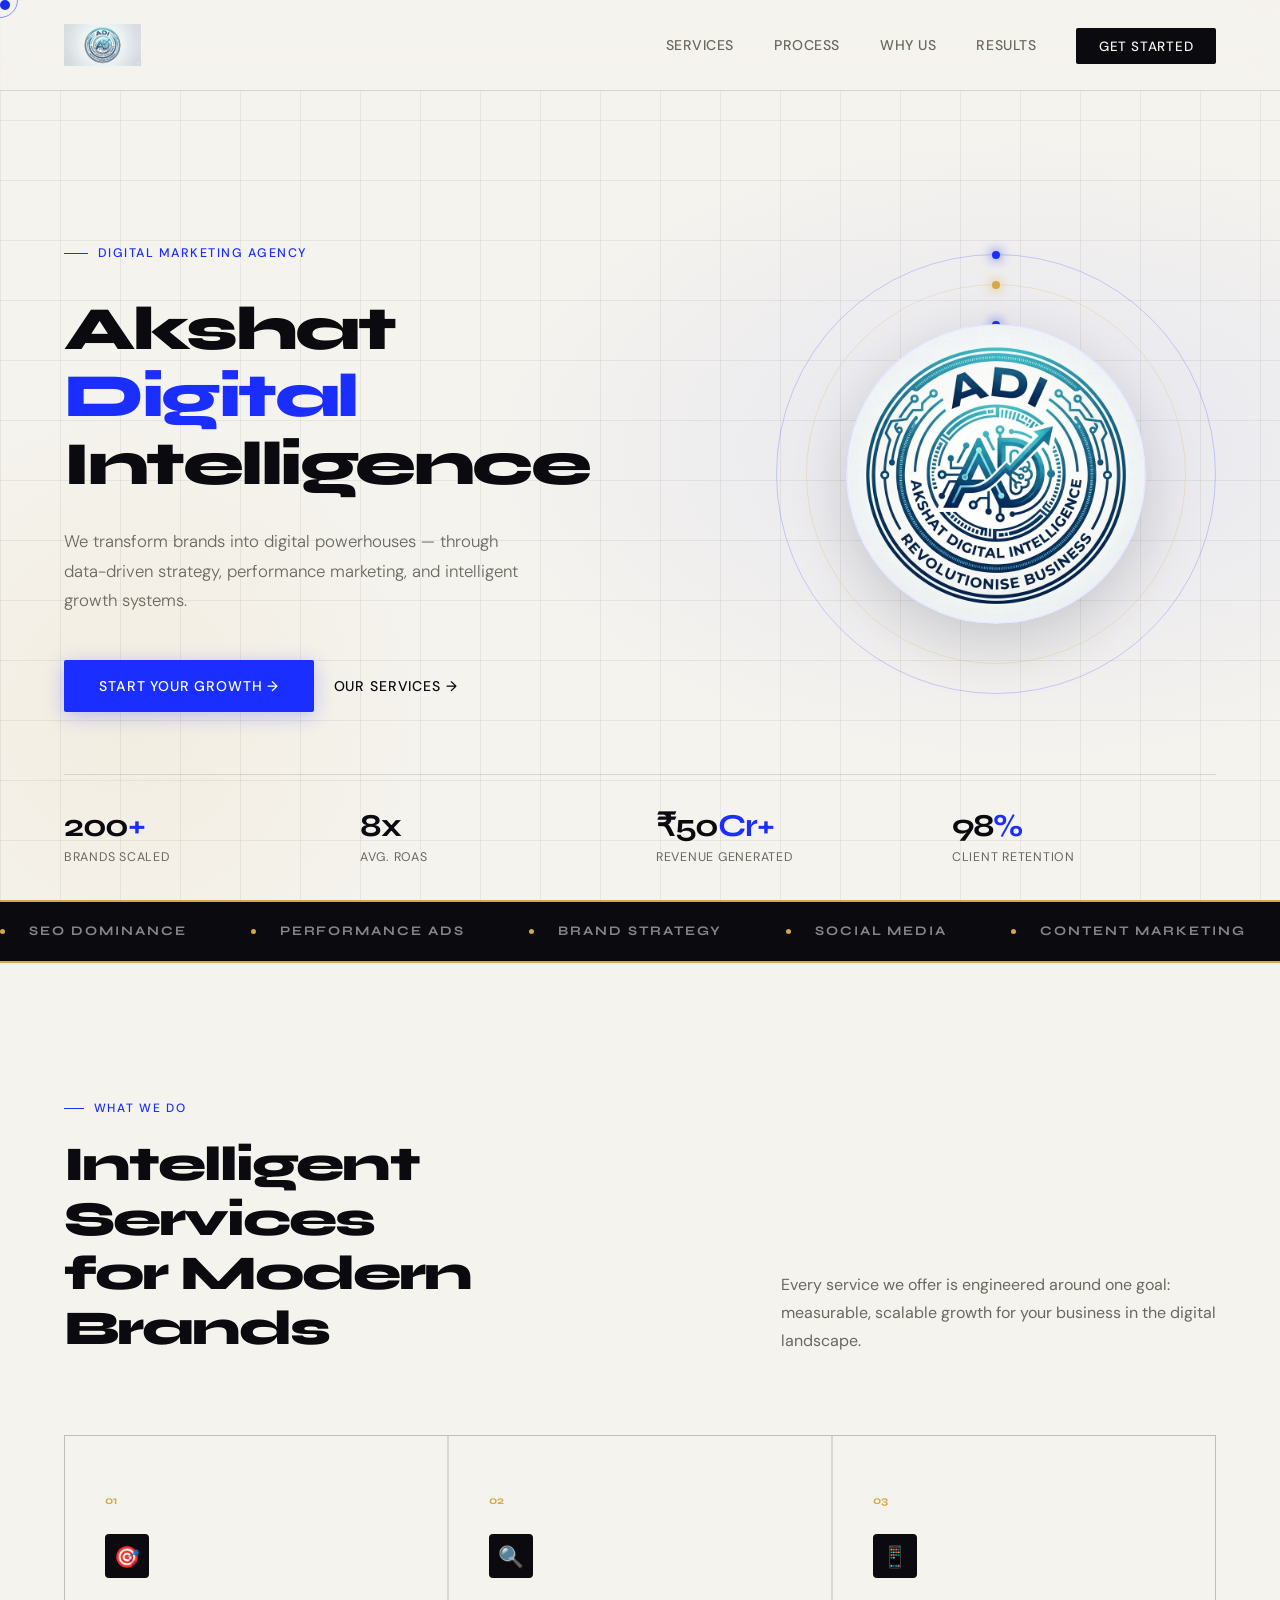
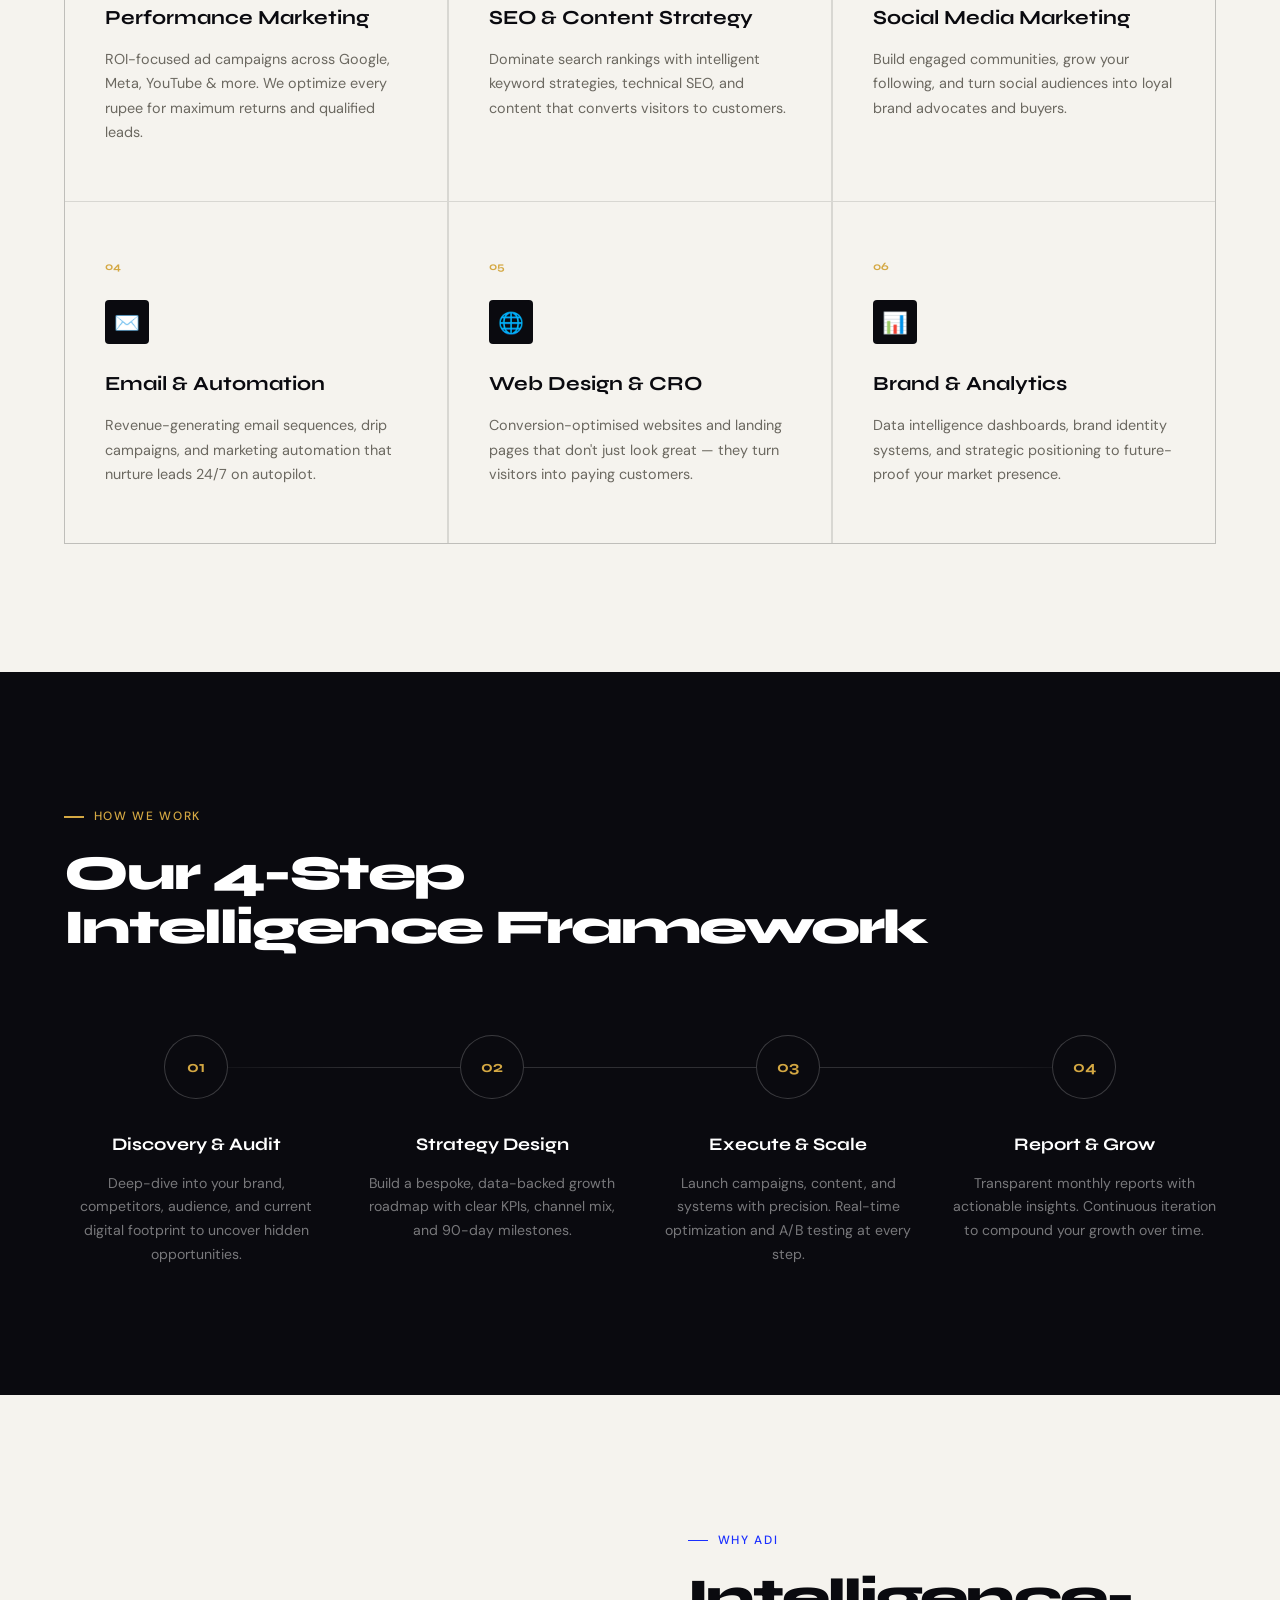
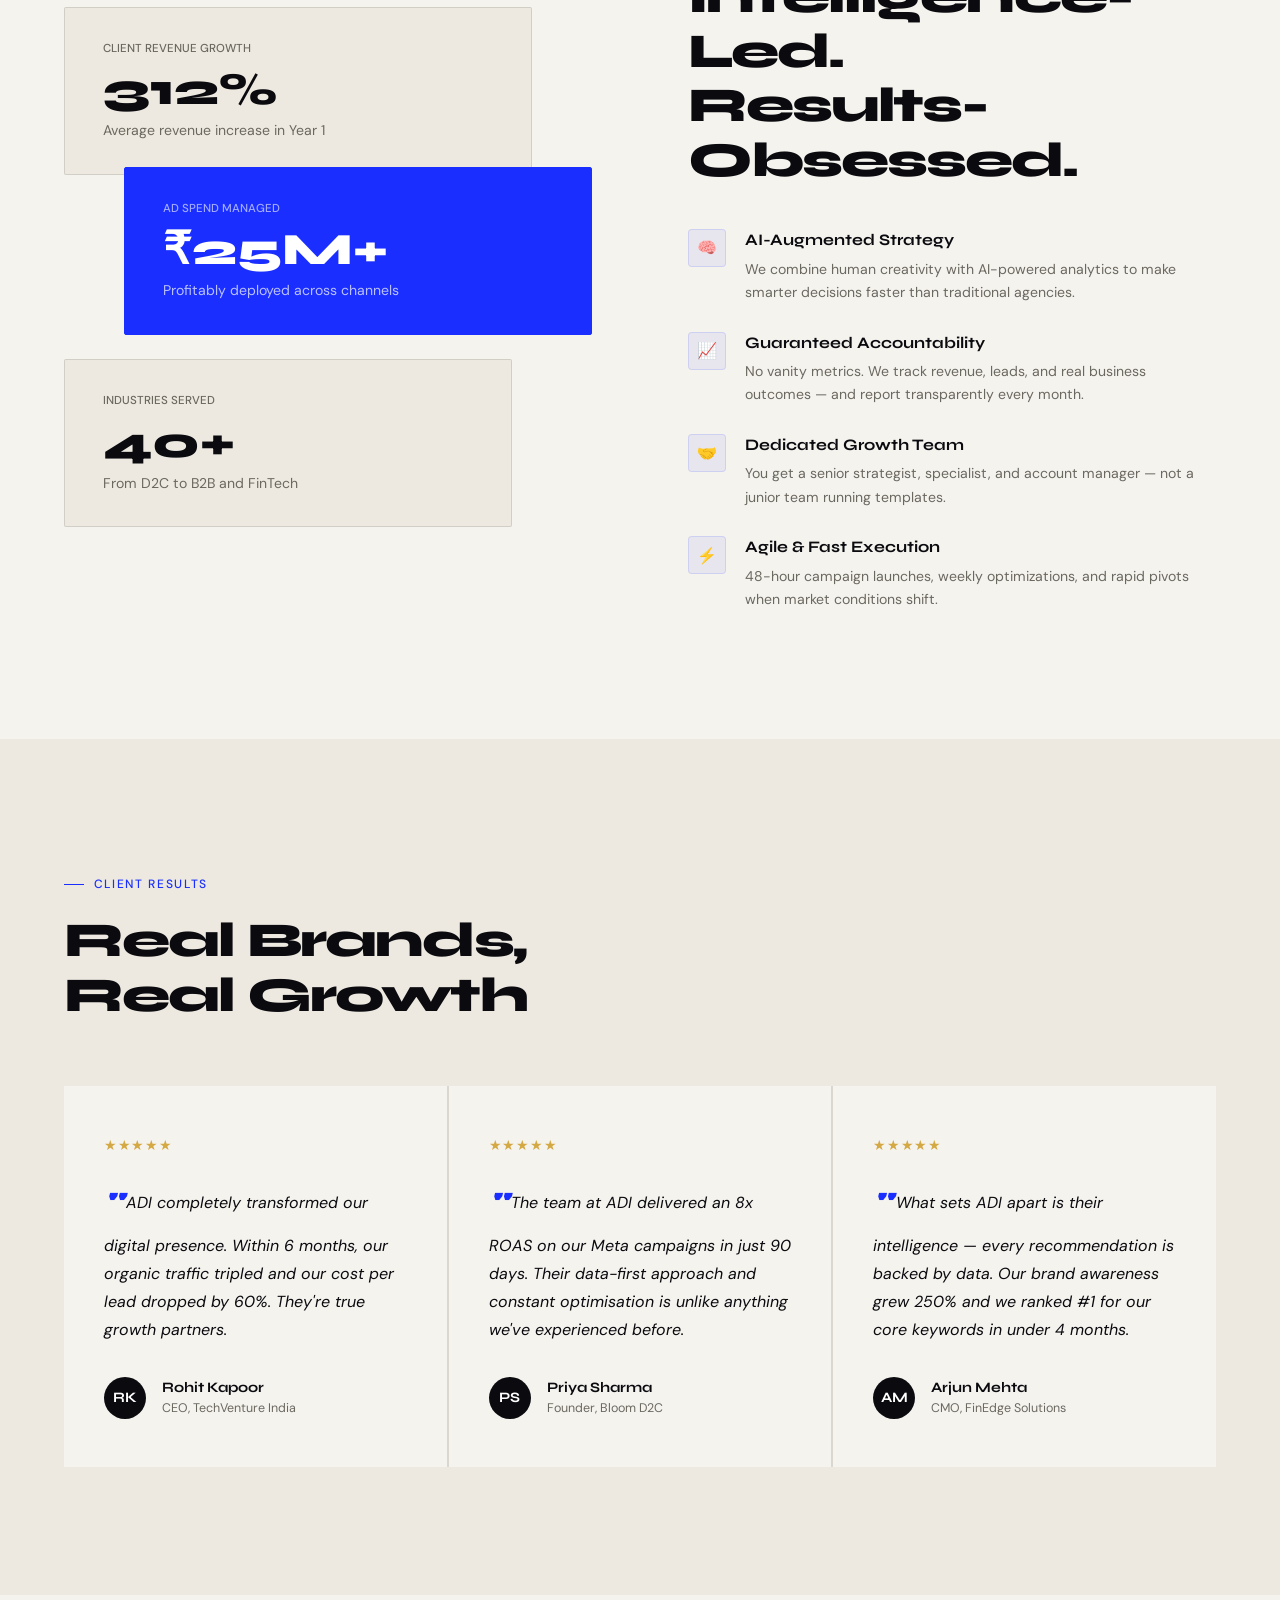
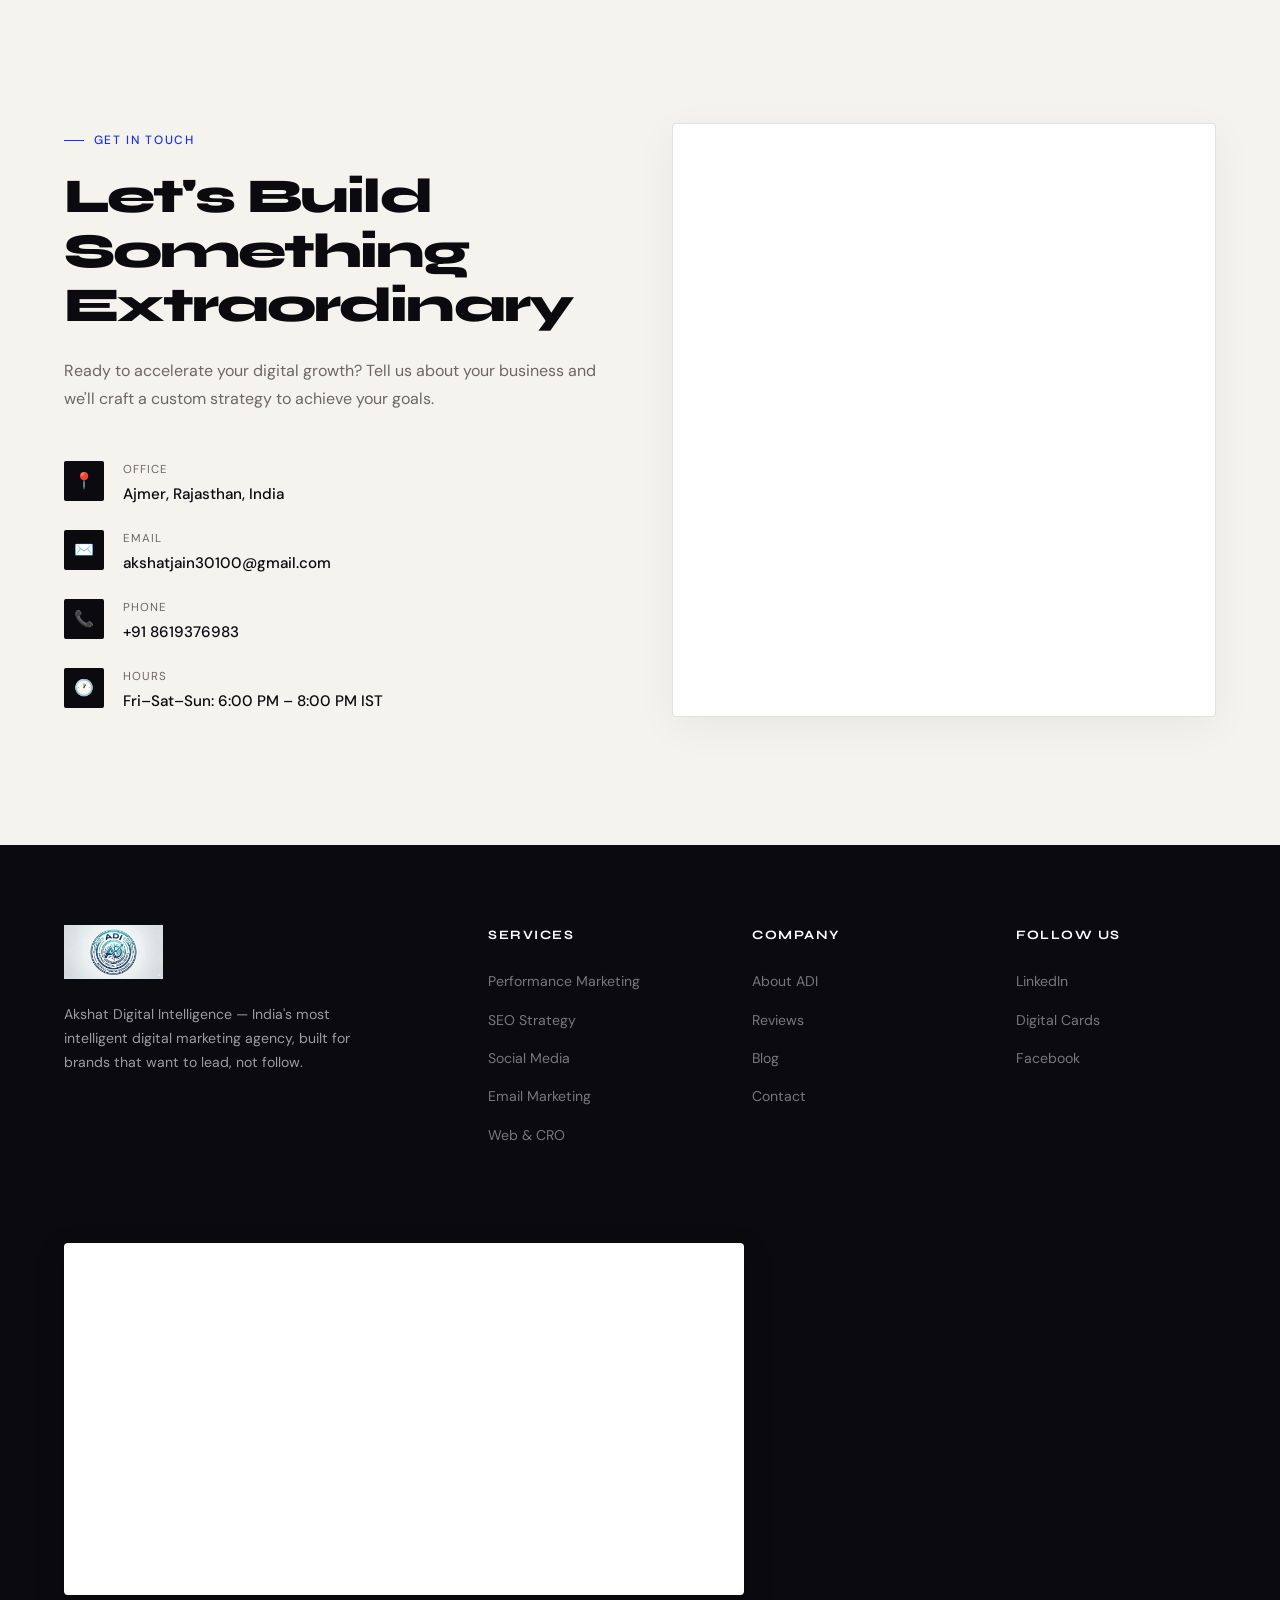
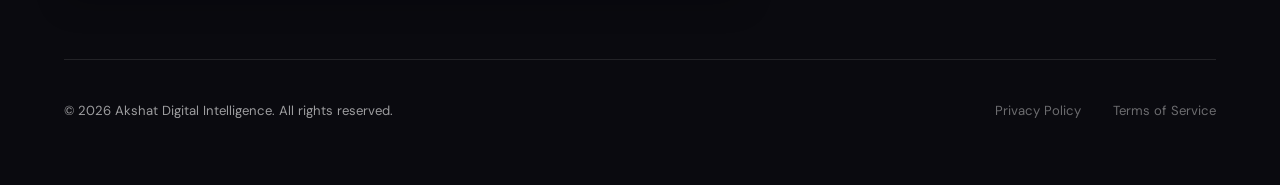
<file: index.html>
<!DOCTYPE html>
<html lang="en">
<head>
<meta charset="UTF-8">
<meta name="viewport" content="width=device-width, initial-scale=1.0">
<title>ADI — Akshat Digital Intelligence</title>
<link rel="preconnect" href="https://fonts.googleapis.com">
<link href="https://fonts.googleapis.com/css2?family=Syne:wght=400;600;700;800&family=DM+Sans:ital,opsz,wght=0,9..40,300;0,9..40,400;0,9..40,500;1,9..40,300&display=swap" rel="stylesheet">
<style>
  :root {
    --ink: #0a0a0f;
    --paper: #f5f3ee;
    --cream: #ede9e0;
    --gold: #d4a843;
    --gold-light: #f0c96b;
    --blue: #1a2fff;
    --blue-dark: #0d1acc;
    --muted: #6b6860;
    --border: rgba(10,10,15,0.12);
  }

  *, *::before, *::after { box-sizing: border-box; margin: 0; padding: 0; }

  html { scroll-behavior: smooth; }

  body {
    background: var(--paper);
    color: var(--ink);
    font-family: 'DM Sans', sans-serif;
    font-size: 16px;
    line-height: 1.6;
    overflow-x: hidden;
  }

  /* ── DESKTOP INTERACTION CURSOR ── */
  .cursor {
    width: 10px; height: 10px;
    background: var(--blue);
    border-radius: 50%;
    position: fixed; top: 0; left: 0;
    pointer-events: none;
    z-index: 9999;
    transition: transform 0.15s ease, background 0.2s;
    mix-blend-mode: multiply;
  }
  .cursor-ring {
    width: 36px; height: 36px;
    border: 1.5px solid var(--blue);
    border-radius: 50%;
    position: fixed; top: 0; left: 0;
    pointer-events: none;
    z-index: 9998;
    transition: transform 0.35s ease, border-color 0.2s;
    opacity: 0.5;
  }

  /* ── UNIFIED NAVIGATION ── */
  nav {
    position: fixed; top: 0; left: 0; right: 0; z-index: 100;
    display: flex; align-items: center; justify-content: space-between;
    padding: 1.5rem 4rem;
    background: rgba(245,243,238,0.85);
    -webkit-backdrop-filter: blur(12px);
    backdrop-filter: blur(12px);
    border-bottom: 1px solid var(--border);
    transition: padding 0.3s;
  }

  .nav-logo {
    display: flex;
    align-items: center;
    text-decoration: none;
    z-index: 102;
  }
  
  .nav-logo img {
    height: 42px;
    width: auto;
    object-fit: contain;
    transition: transform 0.3s ease;
  }

  .nav-logo:hover img {
    transform: scale(1.05);
  }

  .nav-links {
    display: flex; gap: 2.5rem; list-style: none;
    align-items: center;
  }
  .nav-links a {
    font-size: 0.88rem;
    font-weight: 500;
    letter-spacing: 0.04em;
    text-transform: uppercase;
    color: var(--muted);
    text-decoration: none;
    position: relative;
    transition: color 0.2s;
  }
  .nav-links a::after {
    content: ''; position: absolute; bottom: -3px; left: 0; right: 0;
    height: 1.5px; background: var(--blue);
    transform: scaleX(0); transform-origin: left;
    transition: transform 0.3s ease;
  }
  .nav-links a:hover { color: var(--ink); }
  .nav-links a:hover::after { transform: scaleX(1); }

  .nav-cta {
    background: var(--ink);
    color: var(--paper) !important;
    padding: 0.6rem 1.4rem;
    border-radius: 2px;
    font-size: 0.84rem !important;
    font-weight: 500 !important;
    letter-spacing: 0.06em !important;
    text-transform: uppercase !important;
    text-decoration: none;
    transition: background 0.2s, transform 0.15s !important;
  }
  .nav-cta:hover { background: var(--blue) !important; transform: translateY(-1px); }
  .nav-cta::after { display: none !important; }

  /* Responsive Mobile Trigger Drawer Button */
  .menu-toggle {
    display: none;
    flex-direction: column;
    gap: 6px;
    background: none;
    border: none;
    cursor: pointer;
    z-index: 102;
    padding: 4px;
  }
  .menu-toggle span {
    display: block;
    width: 26px;
    height: 2px;
    background: var(--ink);
    transition: transform 0.3s, opacity 0.3s;
  }

  /* ── HERO VIEW ── */
  .hero {
    min-height: 100vh;
    display: grid;
    grid-template-columns: 1.1fr 0.9fr;
    align-items: center;
    padding: 11rem 4rem 8rem;
    position: relative;
    overflow: hidden;
  }

  .hero-bg {
    position: absolute; inset: 0;
    background:
      radial-gradient(ellipse 60% 50% at 80% 50%, rgba(26,47,255,0.07) 0%, transparent 70%),
      radial-gradient(ellipse 40% 60% at 10% 80%, rgba(212,168,67,0.08) 0%, transparent 60%);
    pointer-events: none;
  }

  .hero-grid {
    position: absolute; inset: 0;
    background-image: linear-gradient(var(--border) 1px, transparent 1px),
                      linear-gradient(90deg, var(--border) 1px, transparent 1px);
    background-size: 60px 60px;
    opacity: 0.5;
    pointer-events: none;
  }

  .hero-left { position: relative; z-index: 2; }

  .hero-eyebrow {
    display: inline-flex; align-items: center; gap: 0.6rem;
    font-size: 0.78rem; font-weight: 500; letter-spacing: 0.12em;
    text-transform: uppercase; color: var(--blue);
    margin-bottom: 2rem;
    opacity: 0; animation: fadeUp 0.7s 0.2s forwards;
  }
  .hero-eyebrow::before {
    content: ''; display: block;
    width: 24px; height: 1.5px; background: var(--blue);
  }

  .hero-title {
    font-family: 'Syne', sans-serif;
    font-weight: 800;
    font-size: clamp(2.5rem, 4.8vw, 5.2rem);
    line-height: 1.1;
    letter-spacing: -0.04em;
    color: var(--ink);
    margin-bottom: 1.8rem;
    opacity: 0; animation: fadeUp 0.7s 0.35s forwards;
  }
  .hero-title .accent { color: var(--blue); display: block; }

  .hero-sub {
    font-size: 1.05rem;
    font-weight: 300;
    color: var(--muted);
    max-width: 480px;
    line-height: 1.75;
    margin-bottom: 2.8rem;
    opacity: 0; animation: fadeUp 0.7s 0.5s forwards;
  }

  .hero-actions {
    display: flex; flex-wrap: wrap; gap: 1.2rem; align-items: center;
    opacity: 0; animation: fadeUp 0.7s 0.65s forwards;
  }

  .btn-primary {
    background: var(--blue);
    color: #fff;
    padding: 0.9rem 2.2rem;
    border-radius: 2px;
    font-size: 0.88rem;
    font-weight: 500;
    letter-spacing: 0.06em;
    text-transform: uppercase;
    text-decoration: none;
    display: inline-block;
    transition: background 0.2s, transform 0.15s, box-shadow 0.2s;
    box-shadow: 0 4px 20px rgba(26,47,255,0.25);
  }
  .btn-primary:hover {
    background: var(--blue-dark);
    transform: translateY(-2px);
    box-shadow: 0 8px 30px rgba(26,47,255,0.35);
  }

  .btn-ghost {
    color: var(--ink);
    font-size: 0.88rem;
    font-weight: 500;
    letter-spacing: 0.06em;
    text-transform: uppercase;
    text-decoration: none;
    display: inline-flex; align-items: center; gap: 0.5rem;
    transition: gap 0.2s, color 0.2s;
  }
  .btn-ghost:hover { color: var(--blue); gap: 0.8rem; }

  .hero-right {
    position: relative; z-index: 2;
    display: flex; justify-content: flex-end; align-items: center;
    opacity: 0; animation: fadeIn 1s 0.7s forwards;
  }

  .hero-visual {
    width: min(440px, 100%);
    aspect-ratio: 1/1;
    position: relative;
  }

  .visual-ring {
    position: absolute; border-radius: 50%;
    border: 1px solid rgba(26,47,255,0.2);
    animation: spin linear infinite;
  }
  .ring-1 { inset: 0; animation-duration: 30s; }
  .ring-2 { inset: 30px; animation-duration: 22s; animation-direction: reverse; border-color: rgba(212,168,67,0.2); }
  .ring-3 { inset: 70px; animation-duration: 16s; }

  .ring-dot {
    width: 8px; height: 8px; border-radius: 50%;
    background: var(--blue);
    position: absolute; top: -4px; left: 50%;
    transform: translateX(-50%);
    box-shadow: 0 0 12px var(--blue);
  }
  .ring-2 .ring-dot { background: var(--gold); box-shadow: 0 0 12px var(--gold); }

  .visual-center {
    position: absolute; inset: 16%;
    background: #fff;
    border-radius: 50%;
    display: flex; align-items: center; justify-content: center;
    box-shadow: 0 20px 60px rgba(10,10,15,0.15);
    border: 2px solid rgba(26,47,255,0.1);
    overflow: hidden;
  }
  
  .visual-center img {
    width: 104%;
    height: 104%;
    object-fit: cover;
  }

  .hero-stats {
    position: absolute; bottom: 2rem; left: 4rem; right: 4rem;
    display: grid; grid-template-columns: repeat(4, 1fr); gap: 2rem;
    border-top: 1px solid var(--border);
    padding-top: 2rem;
    opacity: 0; animation: fadeUp 0.7s 1s forwards;
  }
  .stat-num {
    font-family: 'Syne', sans-serif;
    font-weight: 700;
    font-size: clamp(1.6rem, 2.5vw, 2.4rem);
    color: var(--ink);
    letter-spacing: -0.04em;
    line-height: 1.2;
  }
  .stat-num .plus { color: var(--blue); }
  .stat-label {
    font-size: 0.78rem; color: var(--muted);
    letter-spacing: 0.06em; text-transform: uppercase;
    margin-top: 0.15rem;
  }

  /* ── CONTINUOUS MARQUEE TAPE ── */
  .marquee-section {
    background: var(--ink); padding: 1.2rem 0; overflow: hidden;
    border-top: 2px solid var(--gold); border-bottom: 2px solid var(--gold);
  }
  .marquee-track {
    display: flex; gap: 4rem; animation: marquee 25s linear infinite;
    white-space: nowrap; width: max-content;
  }
  .marquee-item {
    font-family: 'Syne', sans-serif; font-weight: 700; font-size: 0.82rem;
    letter-spacing: 0.15em; text-transform: uppercase;
    color: rgba(255,255,255,0.5); display: flex; align-items: center; gap: 1.5rem;
  }
  .marquee-item .dot { width: 5px; height: 5px; border-radius: 50%; background: var(--gold); }

  /* ── SERVICE MATRIX ── */
  .services { padding: 8rem 4rem; }
  .section-label {
    display: inline-flex; align-items: center; gap: 0.6rem;
    font-size: 0.75rem; font-weight: 500; letter-spacing: 0.14em;
    text-transform: uppercase; color: var(--blue); margin-bottom: 1.2rem;
  }
  .section-label::before { content: ''; width: 20px; height: 1.5px; background: var(--blue); }
  
  .section-title {
    font-family: 'Syne', sans-serif; font-weight: 800;
    font-size: clamp(2.2rem, 3.8vw, 3.8rem);
    letter-spacing: -0.04em; line-height: 1.12;
  }

  .services-header {
    display: grid; grid-template-columns: 1.2fr 0.8fr; gap: 4rem;
    align-items: end; margin-bottom: 5rem;
  }
  .services-intro { font-size: 1rem; color: var(--muted); line-height: 1.75; }

  .services-grid {
    display: grid; grid-template-columns: repeat(3, 1fr);
    gap: 1.5px; background: var(--border); border: 1.5px solid var(--border);
  }
  .service-card {
    background: var(--paper); padding: 3.5rem 2.5rem;
    position: relative; overflow: hidden; transition: background 0.3s;
  }
  .service-card::before {
    content: ''; position: absolute; top: 0; left: 0; right: 0; height: 3px;
    background: var(--blue); transform: scaleX(0); transform-origin: left;
    transition: transform 0.4s ease;
  }
  .service-card:hover { background: var(--cream); }
  .service-card:hover::before { transform: scaleX(1); }

  .service-num { font-family: 'Syne', sans-serif; font-size: 0.7rem; font-weight: 700; color: var(--gold); margin-bottom: 1.5rem; }
  .service-icon {
    width: 44px; height: 44px; background: var(--ink); border-radius: 4px;
    display: flex; align-items: center; justify-content: center;
    margin-bottom: 1.5rem; font-size: 1.3rem; transition: background 0.3s;
  }
  .service-card:hover .service-icon { background: var(--blue); }
  .service-name { font-family: 'Syne', sans-serif; font-weight: 700; font-size: 1.25rem; margin-bottom: 0.8rem; }
  .service-desc { font-size: 0.9rem; color: var(--muted); line-height: 1.7; }

  /* ── OPERATIONS FRAMEWORK ── */
  .process { background: var(--ink); padding: 8rem 4rem; color: #fff; }
  .process .section-label { color: var(--gold); }
  .process .section-label::before { background: var(--gold); }
  
  .process-steps {
    display: grid; grid-template-columns: repeat(4, 1fr);
    gap: 2rem; margin-top: 5rem; position: relative;
  }
  .process-steps::before {
    content: ''; position: absolute; top: 2rem; left: 10%; right: 10%; height: 1px;
    background: linear-gradient(90deg, transparent, rgba(255,255,255,0.15) 20%, rgba(255,255,255,0.15) 80%, transparent);
  }
  .process-step { text-align: center; position: relative; }
  .step-num {
    width: 4rem; height: 4rem; border: 1px solid rgba(255,255,255,0.2);
    border-radius: 50%; display: flex; align-items: center; justify-content: center;
    margin: 0 auto 2rem; font-family: 'Syne', sans-serif; font-weight: 700;
    color: var(--gold); background: var(--ink); z-index: 1; position: relative;
    transition: background 0.3s, border-color 0.3s, color 0.3s;
  }
  .process-step:hover .step-num { background: var(--blue); border-color: var(--blue); color: #fff; }
  .step-title { font-family: 'Syne', sans-serif; font-weight: 700; font-size: 1.1rem; margin-bottom: 0.8rem; }
  .step-desc { font-size: 0.88rem; color: rgba(255,255,255,0.45); line-height: 1.7; }

  /* ── VALUE MATRIX ── */
  .why { padding: 8rem 4rem; display: grid; grid-template-columns: 1fr 1fr; gap: 6rem; align-items: center; }
  .why-visual { position: relative; height: 520px; }
  .why-box { position: absolute; background: var(--cream); border: 1.5px solid var(--border); padding: 2rem 2.4rem; border-radius: 2px; }
  .why-box-1 { top: 0; left: 0; right: 60px; }
  .why-box-2 { top: 160px; left: 60px; right: 0; background: var(--blue); color: #fff; border-color: var(--blue); }
  .why-box-3 { bottom: 0; left: 0; right: 80px; }
  .why-box-label { font-size: 0.72rem; font-weight: 500; text-transform: uppercase; color: var(--muted); margin-bottom: 0.6rem; }
  .why-box-2 .why-box-label { color: rgba(255,255,255,0.6); }
  .why-box-num { font-family: 'Syne', sans-serif; font-weight: 800; font-size: 2.8rem; line-height: 1; color: var(--ink); margin-bottom: 0.4rem; }
  .why-box-2 .why-box-num { color: #fff; }
  .why-box-text { font-size: 0.88rem; color: var(--muted); }
  .why-box-2 .why-box-text { color: rgba(255,255,255,0.7); }

  .why-content .section-title { margin-bottom: 2.5rem; }
  .why-points { list-style: none; display: flex; flex-direction: column; gap: 1.6rem; }
  .why-point { display: flex; gap: 1.2rem; align-items: flex-start; }
  .wp-icon {
    width: 38px; height: 38px; flex-shrink: 0; background: rgba(26,47,255,0.06);
    border: 1px solid rgba(26,47,255,0.12); border-radius: 4px;
    display: flex; align-items: center; justify-content: center; font-size: 1rem; margin-top: 2px;
  }
  .wp-title { font-family: 'Syne', sans-serif; font-weight: 700; font-size: 1rem; margin-bottom: 0.3rem; }
  .wp-desc { font-size: 0.88rem; color: var(--muted); line-height: 1.65; }

  /* ── CASE RESULTS ── */
  .testimonials { background: var(--cream); padding: 8rem 4rem; }
  .testimonials-header { margin-bottom: 4rem; }
  .testimonials-grid { display: grid; grid-template-columns: repeat(3, 1fr); gap: 2px; background: rgba(10,10,15,0.08); }
  .testimonial-card { background: var(--paper); padding: 3rem 2.5rem; }
  .t-stars { color: var(--gold); font-size: 0.9rem; margin-bottom: 1.2rem; letter-spacing: 0.05em; }
  .t-quote { font-size: 1rem; line-height: 1.75; color: var(--ink); margin-bottom: 2rem; font-style: italic; }
  .t-quote::before { content: '"'; font-size: 2rem; color: var(--blue); vertical-align: -0.4rem; margin-right: 0.2rem; font-family: 'Syne', sans-serif; font-weight: 800; }
  .t-author { display: flex; align-items: center; gap: 1rem; }
  .t-avatar {
    width: 42px; height: 42px; border-radius: 50%; background: var(--ink);
    display: flex; align-items: center; justify-content: center;
    font-family: 'Syne', sans-serif; font-weight: 700; font-size: 0.9rem; color: #fff;
  }
  .t-name { font-family: 'Syne', sans-serif; font-weight: 700; font-size: 0.9rem; }
  .t-role { font-size: 0.78rem; color: var(--muted); }

  /* ── OUTREACH HUB (UPDATED FOR TWO-COLUMN GRID Layout) ── */
  .contact { 
    padding: 8rem 4rem; 
    display: grid; 
    grid-template-columns: 1fr 1fr; 
    gap: 4rem; 
    align-items: start; 
  }
  .contact-info .section-title { margin-bottom: 1.5rem; }
  .contact-desc { font-size: 1rem; color: var(--muted); line-height: 1.75; margin-bottom: 3rem; }
  .contact-details { display: flex; flex-direction: column; gap: 1.5rem; }
  .contact-detail { display: flex; gap: 1.2rem; align-items: flex-start; }
  .cd-icon { width: 40px; height: 40px; background: var(--ink); border-radius: 2px; display: flex; align-items: center; justify-content: center; color: #fff; flex-shrink: 0; }
  .cd-label { font-size: 0.72rem; text-transform: uppercase; letter-spacing: 0.08em; color: var(--muted); margin-bottom: 0.15rem; }
  .cd-value { font-size: 0.95rem; font-weight: 500; }
  
  /* Container to frame the form nicely on the right side */
  .contact-form {
    background: #fff;
    padding: 1rem;
    border-radius: 4px;
    box-shadow: 0 10px 40px rgba(10,10,15,0.05);
    border: 1px solid var(--border);
    width: 100%;
    opacity: 0; 
    animation: fadeIn 1s 0.7s forwards;
  }

  /* ── BRAND FOOTER ── */
  footer { background: var(--ink); color: rgba(255,255,255,0.6); padding: 5rem 4rem 4rem; }
  .footer-top { display: grid; grid-template-columns: 1.8fr 1fr 1fr 1fr; gap: 4rem; padding-bottom: 4rem; border-bottom: 1px solid rgba(255,255,255,0.1); }
  
  .footer-brand .nav-logo {
    margin-bottom: 1.5rem;
  }
  .footer-brand .nav-logo img {
    height: 54px;
  }
  .footer-brand p { font-size: 0.88rem; line-height: 1.7; max-width: 300px; }
  
  .footer-col-title { font-family: 'Syne', sans-serif; font-weight: 700; font-size: 0.8rem; letter-spacing: 0.12em; text-transform: uppercase; color: #fff; margin-bottom: 1.4rem; }
  .footer-col ul { list-style: none; display: flex; flex-direction: column; gap: 0.8rem; }
  .footer-col a { color: rgba(255,255,255,0.45); text-decoration: none; font-size: 0.88rem; transition: color 0.2s; }
  .footer-col a:hover { color: var(--gold); }

  .map-container { grid-column: 1 / -1; margin-top: 2rem; }
  .map-box { background: #fff; padding: 12px; border-radius: 4px; box-shadow: 0 10px 30px rgba(0,0,0,0.2); max-width: 680px; width: 100%; }

  .footer-bottom { display: flex; justify-content: space-between; align-items: center; padding-top: 2.5rem; font-size: 0.82rem; }
  .flex-container { display: flex; gap: 2rem; }
  .flex-container a { color: rgba(255,255,255,0.4); text-decoration: none; transition: color 0.2s; }
  .flex-container a:hover { color: var(--gold); }

  /* ── SYSTEM ANIMATIONS ── */
  @keyframes fadeUp { from { opacity: 0; transform: translateY(24px); } to { opacity: 1; transform: translateY(0); } }
  @keyframes fadeIn { from { opacity: 0; } to { opacity: 1; } }
  @keyframes spin { from { transform: rotate(0deg); } to { transform: rotate(360deg); } }
  @keyframes marquee { from { transform: translateX(0); } to { transform: translateX(-50%); } }

  .reveal { opacity: 0; transform: translateY(30px); transition: opacity 0.7s ease, transform 0.7s ease; }
  .reveal.visible { opacity: 1; transform: translateY(0); }

  /* ==========================================================================
     ── RESPONSIVE MEDIA QUERIES (DESKTOP BACKUP & MOBILE ENGINE) ──
     ========================================================================== */
  
  /* TABLET & LAPTOP CONFIGURATIONS */
  @media (max-width: 1024px) {
    nav { padding: 1.2rem 2.5rem; }
    
    .menu-toggle { display: flex; }
    .nav-links {
      position: fixed; top: 0; right: -100%; width: 300px; height: 100vh;
      background: var(--paper); border-left: 1px solid var(--border);
      flex-direction: column; align-items: flex-start; justify-content: flex-start;
      padding: 7rem 3rem 3rem; gap: 2.2rem; z-index: 101;
      transition: right 0.4s cubic-bezier(0.16, 1, 0.3, 1);
      box-shadow: -10px 0 40px rgba(10,10,15,0.06);
    }
    .nav-links.active { right: 0; }
    
    .menu-toggle.active span:nth-child(1) { transform: translateY(8px) rotate(45deg); }
    .menu-toggle.active span:nth-child(2) { opacity: 0; }
    .menu-toggle.active span:nth-child(3) { transform: translateY(-8px) rotate(-45deg); }

    .hero { padding: 9rem 2.5rem 5rem; grid-template-columns: 1fr; gap: 4rem; text-align: center; }
    .hero-eyebrow { justify-content: center; }
    .hero-sub { margin-left: auto; margin-right: auto; }
    .hero-actions { justify-content: center; }
    .hero-right { order: -1; justify-content: center; }
    .hero-visual { width: 320px; }
    .hero-stats { position: relative; bottom: 0; left: 0; right: 0; margin-top: 4rem; grid-template-columns: repeat(2, 1fr); gap: 2.5rem 1.5rem; text-align: left; }
    
    .services { padding: 6rem 2.5rem; }
    .services-header { grid-template-columns: 1fr; gap: 2rem; margin-bottom: 4rem; }
    .services-grid { grid-template-columns: repeat(2, 1fr); }
    
    .process { padding: 6rem 2.5rem; }
    .process-steps { grid-template-columns: repeat(2, 1fr); gap: 3.5rem 1.5rem; }
    .process-steps::before { display: none; }
    .process-step { text-align: left; }
    .step-num { margin-left: 0; }
    
    .why { padding: 6rem 2.5rem; grid-template-columns: 1fr; gap: 4rem; }
    .why-visual { height: 460px; max-width: 520px; width: 100%; margin: 0 auto; }
    .why-box-1 { right: 40px; }
    .why-box-2 { top: 140px; left: 40px; }
    .why-box-3 { right: 50px; }
    
    .testimonials { padding: 6rem 2.5rem; }
    .testimonials-grid { grid-template-columns: 1fr; gap: 1.5rem; background: none; }
    .testimonial-card { border: 1px solid var(--border); }
    
    .contact { padding: 6rem 2.5rem; grid-template-columns: 1fr; gap: 4rem; }
    footer { padding: 5rem 2.5rem 3rem; }
    .footer-top { grid-template-columns: repeat(2, 1fr); gap: 3rem 2rem; }
  }

  /* PORTRAIT SMARTPHONES & COMPACT MOBILE SCREENS */
  @media (max-width: 640px) {
    .cursor, .cursor-ring { display: none !important; }
    
    nav { padding: 1rem 1.5rem; }
    .nav-logo img { height: 34px; }
    .hero { padding: 7.5rem 1.2rem 4rem; gap: 3.5rem; }
    .hero-visual { width: 260px; }
    .hero-stats { grid-template-columns: repeat(2, 1fr); gap: 1.8rem 1rem; margin-top: 3rem; }
    
    .services { padding: 5rem 1.2rem; }
    .services-grid { grid-template-columns: 1fr; }
    .service-card { padding: 2.8rem 1.8rem; }
    
    .process { padding: 5rem 1.2rem; }
    .process-steps { grid-template-columns: 1fr; gap: 2.5rem; margin-top: 3.5rem; }
    .step-num { margin-bottom: 1.2rem; }
    
    .why { padding: 5rem 1.2rem; gap: 3.5rem; }
    .why-visual { height: 380px; }
    .why-box { padding: 1.2rem 1.5rem; }
    .why-box-1 { right: 20px; }
    .why-box-2 { top: 110px; left: 20px; right: 0; }
    .why-box-3 { right: 30px; }
    .why-box-num { font-size: 2.2rem; }
    
    .testimonials { padding: 5rem 1.2rem; }
    .testimonial-card { padding: 2rem 1.5rem; }
    
    .contact { padding: 5rem 1.2rem; gap: 3.5rem; }
    .contact-desc { margin-bottom: 2rem; }
    
    footer { padding: 4rem 1.2rem 2.5rem; }
    .footer-top { grid-template-columns: 1fr; gap: 2.5rem; }
    .footer-brand p { max-width: 100%; }
    .footer-brand .nav-logo img { height: 44px; }
    .map-box { padding: 6px; }
    
    .footer-bottom { flex-direction: column; gap: 1.5rem; text-align: center; }
    .flex-container { justify-content: center; gap: 1.5rem; }
  }
</style>
</head>
<body>

<div class="cursor" id="cursor"></div>
<div class="cursor-ring" id="cursorRing"></div>

<nav>
  <a href="#" class="nav-logo">
    <img src="Gemini_Generated_Image_69og7b69og7b69og.png" alt="Akshat Digital Intelligence Logo">
  </a>
  
  <button class="menu-toggle" id="menuToggle" aria-label="Toggle Navigation Tray">
    <span></span>
    <span></span>
    <span></span>
  </button>

  <ul class="nav-links" id="navLinks">
    <li><a href="#services">Services</a></li>
    <li><a href="#process">Process</a></li>
    <li><a href="#why">Why Us</a></li>
    <li><a href="#testimonials">Results</a></li>
    <li><a href="#contact" class="nav-cta">Get Started</a></li>
  </ul>
</nav>

<section class="hero" id="home">
  <div class="hero-bg"></div>
  <div class="hero-grid"></div>

  <div class="hero-left">
    <div class="hero-eyebrow">Digital Marketing Agency</div>
    <h1 class="hero-title">
      Akshat
      <span class="accent">Digital</span>
      Intelligence
    </h1>
    <p class="hero-sub">We transform brands into digital powerhouses — through data-driven strategy, performance marketing, and intelligent growth systems.</p>
    <div class="hero-actions">
      <a href="#contact" class="btn-primary">Start Your Growth →</a>
      <a href="#services" class="btn-ghost">Our Services →</a>
    </div>
  </div>

  <div class="hero-right">
    <div class="hero-visual">
      <div class="visual-ring ring-1"><div class="ring-dot"></div></div>
      <div class="visual-ring ring-2"><div class="ring-dot"></div></div>
      <div class="visual-ring ring-3"><div class="ring-dot"></div></div>
      <div class="visual-center">
        <img src="Gemini_Generated_Image_69og7b69og7b69og.png" alt="ADI Digital Insignia">
      </div>
    </div>
  </div>

  <div class="hero-stats">
    <div class="stat-item">
      <div class="stat-num">200<span class="plus">+</span></div>
      <div class="stat-label">Brands Scaled</div>
    </div>
    <div class="stat-item">
      <div class="stat-num">8x</div>
      <div class="stat-label">Avg. ROAS</div>
    </div>
    <div class="stat-item">
      <div class="stat-num">₹50<span class="plus">Cr+</span></div>
      <div class="stat-label">Revenue Generated</div>
    </div>
    <div class="stat-item">
      <div class="stat-num">98<span class="plus">%</span></div>
      <div class="stat-label">Client Retention</div>
    </div>
  </div>
</section>

<div class="marquee-section">
  <div class="marquee-track">
    <div class="marquee-item"><span class="dot"></span>SEO Dominance</div>
    <div class="marquee-item"><span class="dot"></span>Performance Ads</div>
    <div class="marquee-item"><span class="dot"></span>Brand Strategy</div>
    <div class="marquee-item"><span class="dot"></span>Social Media</div>
    <div class="marquee-item"><span class="dot"></span>Content Marketing</div>
    <div class="marquee-item"><span class="dot"></span>Email Automation</div>
    <div class="marquee-item"><span class="dot"></span>Growth Hacking</div>
    <div class="marquee-item"><span class="dot"></span>Data Analytics</div>
    <div class="marquee-item"><span class="dot"></span>Web Development</div>
    <div class="marquee-item"><span class="dot"></span>SEO Dominance</div>
    <div class="marquee-item"><span class="dot"></span>Performance Ads</div>
    <div class="marquee-item"><span class="dot"></span>Brand Strategy</div>
    <div class="marquee-item"><span class="dot"></span>Social Media</div>
    <div class="marquee-item"><span class="dot"></span>Content Marketing</div>
    <div class="marquee-item"><span class="dot"></span>Email Automation</div>
    <div class="marquee-item"><span class="dot"></span>Growth Hacking</div>
    <div class="marquee-item"><span class="dot"></span>Data Analytics</div>
    <div class="marquee-item"><span class="dot"></span>Web Development</div>
  </div>
</div>

<section class="services" id="services">
  <div class="services-header reveal">
    <div>
      <div class="section-label">What We Do</div>
      <h2 class="section-title">Intelligent Services<br>for Modern Brands</h2>
    </div>
    <p class="services-intro">Every service we offer is engineered around one goal: measurable, scalable growth for your business in the digital landscape.</p>
  </div>

  <div class="services-grid">
    <div class="service-card reveal">
      <div class="service-num">01</div>
      <div class="service-icon">🎯</div>
      <div class="service-name">Performance Marketing</div>
      <p class="service-desc">ROI-focused ad campaigns across Google, Meta, YouTube & more. We optimize every rupee for maximum returns and qualified leads.</p>
    </div>
    <div class="service-card reveal">
      <div class="service-num">02</div>
      <div class="service-icon">🔍</div>
      <div class="service-name">SEO & Content Strategy</div>
      <p class="service-desc">Dominate search rankings with intelligent keyword strategies, technical SEO, and content that converts visitors to customers.</p>
    </div>
    <div class="service-card reveal">
      <div class="service-num">03</div>
      <div class="service-icon">📱</div>
      <div class="service-name">Social Media Marketing</div>
      <p class="service-desc">Build engaged communities, grow your following, and turn social audiences into loyal brand advocates and buyers.</p>
    </div>
    <div class="service-card reveal">
      <div class="service-num">04</div>
      <div class="service-icon">✉️</div>
      <div class="service-name">Email & Automation</div>
      <p class="service-desc">Revenue-generating email sequences, drip campaigns, and marketing automation that nurture leads 24/7 on autopilot.</p>
    </div>
    <div class="service-card reveal">
      <div class="service-num">05</div>
      <div class="service-icon">🌐</div>
      <div class="service-name">Web Design & CRO</div>
      <p class="service-desc">Conversion-optimised websites and landing pages that don't just look great — they turn visitors into paying customers.</p>
    </div>
    <div class="service-card reveal">
      <div class="service-num">06</div>
      <div class="service-icon">📊</div>
      <div class="service-name">Brand & Analytics</div>
      <p class="service-desc">Data intelligence dashboards, brand identity systems, and strategic positioning to future-proof your market presence.</p>
    </div>
  </div>
</section>

<section class="process" id="process">
  <div class="reveal">
    <div class="section-label">How We Work</div>
    <h2 class="section-title">Our 4-Step<br>Intelligence Framework</h2>
  </div>

  <div class="process-steps">
    <div class="process-step reveal">
      <div class="step-num">01</div>
      <div class="step-title">Discovery & Audit</div>
      <p class="step-desc">Deep-dive into your brand, competitors, audience, and current digital footprint to uncover hidden opportunities.</p>
    </div>
    <div class="process-step reveal">
      <div class="step-num">02</div>
      <div class="step-title">Strategy Design</div>
      <p class="step-desc">Build a bespoke, data-backed growth roadmap with clear KPIs, channel mix, and 90-day milestones.</p>
    </div>
    <div class="process-step reveal">
      <div class="step-num">03</div>
      <div class="step-title">Execute & Scale</div>
      <p class="step-desc">Launch campaigns, content, and systems with precision. Real-time optimization and A/B testing at every step.</p>
    </div>
    <div class="process-step reveal">
      <div class="step-num">04</div>
      <div class="step-title">Report & Grow</div>
      <p class="step-desc">Transparent monthly reports with actionable insights. Continuous iteration to compound your growth over time.</p>
    </div>
  </div>
</section>

<section class="why" id="why">
  <div class="why-visual reveal">
    <div class="why-box why-box-1">
      <div class="why-box-label">Client Revenue Growth</div>
      <div class="why-box-num">312%</div>
      <div class="why-box-text">Average revenue increase in Year 1</div>
    </div>
    <div class="why-box why-box-2">
      <div class="why-box-label">Ad Spend Managed</div>
      <div class="why-box-num">₹25M+</div>
      <div class="why-box-text">Profitably deployed across channels</div>
    </div>
    <div class="why-box why-box-3">
      <div class="why-box-label">Industries Served</div>
      <div class="why-box-num">40+</div>
      <div class="why-box-text">From D2C to B2B and FinTech</div>
    </div>
  </div>

  <div class="why-content reveal">
    <div class="section-label">Why ADI</div>
    <h2 class="section-title">Intelligence-Led.<br>Results-Obsessed.</h2>
    <ul class="why-points">
      <li class="why-point">
        <div class="wp-icon">🧠</div>
        <div>
          <div class="wp-title">AI-Augmented Strategy</div>
          <p class="wp-desc">We combine human creativity with AI-powered analytics to make smarter decisions faster than traditional agencies.</p>
        </div>
      </li>
      <li class="why-point">
        <div class="wp-icon">📈</div>
        <div>
          <div class="wp-title">Guaranteed Accountability</div>
          <p class="wp-desc">No vanity metrics. We track revenue, leads, and real business outcomes — and report transparently every month.</p>
        </div>
      </li>
      <li class="why-point">
        <div class="wp-icon">🤝</div>
        <div>
          <div class="wp-title">Dedicated Growth Team</div>
          <p class="wp-desc">You get a senior strategist, specialist, and account manager — not a junior team running templates.</p>
        </div>
      </li>
      <li class="why-point">
        <div class="wp-icon">⚡</div>
        <div>
          <div class="wp-title">Agile & Fast Execution</div>
          <p class="wp-desc">48-hour campaign launches, weekly optimizations, and rapid pivots when market conditions shift.</p>
        </div>
      </li>
    </ul>
  </div>
</section>

<section class="testimonials" id="testimonials">
  <div class="testimonials-header reveal">
    <div class="section-label">Client Results</div>
    <h2 class="section-title">Real Brands,<br>Real Growth</h2>
  </div>

  <div class="testimonials-grid">
    <div class="testimonial-card reveal">
      <div class="t-stars">★★★★★</div>
      <p class="t-quote">ADI completely transformed our digital presence. Within 6 months, our organic traffic tripled and our cost per lead dropped by 60%. They're true growth partners.</p>
      <div class="t-author">
        <div class="t-avatar">RK</div>
        <div>
          <div class="t-name">Rohit Kapoor</div>
          <div class="t-role">CEO, TechVenture India</div>
        </div>
      </div>
    </div>
    <div class="testimonial-card reveal">
      <div class="t-stars">★★★★★</div>
      <p class="t-quote">The team at ADI delivered an 8x ROAS on our Meta campaigns in just 90 days. Their data-first approach and constant optimisation is unlike anything we've experienced before.</p>
      <div class="t-author">
        <div class="t-avatar">PS</div>
        <div>
          <div class="t-name">Priya Sharma</div>
          <div class="t-role">Founder, Bloom D2C</div>
        </div>
      </div>
    </div>
    <div class="testimonial-card reveal">
      <div class="t-stars">★★★★★</div>
      <p class="t-quote">What sets ADI apart is their intelligence — every recommendation is backed by data. Our brand awareness grew 250% and we ranked #1 for our core keywords in under 4 months.</p>
      <div class="t-author">
        <div class="t-avatar">AM</div>
        <div>
          <div class="t-name">Arjun Mehta</div>
          <div class="t-role">CMO, FinEdge Solutions</div>
        </div>
      </div>
    </div>
  </div>
</section>

<section class="contact" id="contact">
  <div class="contact-info reveal">
    <div class="section-label">Get In Touch</div>
    <h2 class="section-title">Let's Build Something<br>Extraordinary</h2>
    <p class="contact-desc">Ready to accelerate your digital growth? Tell us about your business and we'll craft a custom strategy to achieve your goals.</p>

    <div class="contact-details">
      <div class="contact-detail">
        <div class="cd-icon">📍</div>
        <div>
          <div class="cd-label">Office</div>
          <div class="cd-value">Ajmer, Rajasthan, India</div>
        </div>
      </div>
      <div class="contact-detail">
        <div class="cd-icon">✉️</div>
        <div>
          <div class="cd-label">Email</div>
          <div class="cd-value">akshatjain30100@gmail.com</div>
        </div>
      </div>
      <div class="contact-detail">
        <div class="cd-icon">📞</div>
        <div>
          <div class="cd-label">Phone</div>
          <div class="cd-value">+91 8619376983</div>
        </div>
      </div>
      <div class="contact-detail">
        <div class="cd-icon">🕐</div>
        <div>
          <div class="cd-label">Hours</div>
          <div class="cd-value">Fri–Sat–Sun: 6:00 PM – 8:00 PM IST</div>
        </div>
      </div>
    </div>
  </div>

  <!-- Form is scaled to width="100%" and nested directly in the contact grid to dynamically stay on the right hand side -->
  <div class="contact-form">
    <iframe 
      src="https://docs.google.com/forms/d/e/1FAIpQLScfPImZx9d4IZ6sdHdcSju29xGuUNqZrVeGXZDNmQPI3HUvRA/viewform?embedded=true" 
      width="100%" 
      height="560" 
      frameborder="0" 
      marginheight="0" 
      marginwidth="0"
      style="border: 0; display: block;">Loading…
    </iframe>
  </div>
</section>
  
<footer>
  <div class="footer-top">
    <div class="footer-brand">
      <a href="#" class="nav-logo">
        <img src="Gemini_Generated_Image_69og7b69og7b69og.png" alt="Akshat Digital Intelligence Logo">
      </a>
      <p>Akshat Digital Intelligence — India's most intelligent digital marketing agency, built for brands that want to lead, not follow.</p>
    </div>
    <div class="footer-col">
      <div class="footer-col-title">Services</div>
      <ul>
        <li><a>Performance Marketing</a></li>
        <li><a>SEO Strategy</a></li>
        <li><a>Social Media</a></li>
        <li><a>Email Marketing</a></li>
        <li><a>Web & CRO</a></li>
      </ul>
    </div>
    <div class="footer-col">
      <div class="footer-col-title">Company</div>
      <ul>
        <li><a href="adi_digital_marketing_roadmap.html">About ADI</a></li>
        <li><a href="https://www.google.com/search?kgmid=/g/11z50t5jj_&hl=en-IN&q=Akshat+Digital+Intelligence+-+ADI+(Digital+Marketing)&shem=epsd1&shndl=30&source=sh/x/loc/osrp/m5/2&kgs=2395e3601c311c30&utm_source=epsd1,sh/x/loc/osrp/m5/2">Reviews</a></li>
        <li><a href="index(2).html">Blog</a></li>
        <li><a href="#contact">Contact</a></li>
      </ul>
    </div>
    <div class="footer-col">
      <div class="footer-col-title">Follow Us</div>
      <ul>
        <li><a href="https://www.linkedin.com/company/akshat-digital-intelligence-adi">LinkedIn</a></li>
        <li><a href="https://online.aajubaju.com/view/AkshatDigitalIntelligence">Digital Cards</a></li>
        <li><a href="https://www.facebook.com/profile.php?id=61589180967182">Facebook</a></li>
      </ul>
    </div>
    
    <div class="map-container">
      <div class="map-box">
        <iframe 
          src="https://www.google.com/maps/embed?pb=!1m18!1m12!1m3!1d113.62688924848312!2d74.6348162!3d26.4575644!2m3!1f0!2f0!3f0!3m2!1i1024!2i768!4f13.1!3m3!1m2!1s0x396be744bee93e39%3A0xeef8faba86ff3e10!2sAkshat%20Digital%20Intelligence%20-%20ADI%20(Digital%20Marketing)!5e0!3m2!1sen!2sin!4v1716416705000!5m2!1sen!2sin" 
          width="100%" 
          height="320" 
          style="border:0; border-radius: 2px;" 
          allowfullscreen="" 
          loading="lazy" 
          referrerpolicy="no-referrer-when-downgrade">
        </iframe>
      </div>
    </div>
  </div>
  
  <div class="footer-bottom">
    <div>© 2026 Akshat Digital Intelligence. All rights reserved.</div>
    <div class="flex-container">
      <a href="#">Privacy Policy</a>
      <a href="#">Terms of Service</a>
    </div>
  </div>
</footer>

<script>
  // Mobile Tray Navigation Configuration Menu
  const menuToggle = document.getElementById('menuToggle');
  const navLinks = document.getElementById('navLinks');
  
  if (menuToggle && navLinks) {
    menuToggle.addEventListener('click', () => {
      menuToggle.classList.toggle('active');
      navLinks.classList.toggle('active');
    });

    navLinks.querySelectorAll('a').forEach(link => {
      link.addEventListener('click', () => {
        menuToggle.classList.remove('active');
        navLinks.classList.remove('active');
      });
    });
  }

  // Mouse Trace Tracker Nodes Logic
  const cursor = document.getElementById('cursor');
  const ring = document.getElementById('cursorRing');
  let mx = 0, my = 0, rx = 0, ry = 0;

  if (window.matchMedia('(pointer: fine)').matches && cursor && ring) {
    document.addEventListener('mousemove', e => {
      mx = e.clientX; my = e.clientY;
      cursor.style.transform = `translate(${mx - 5}px, ${my - 5}px)`;
    });

    function animateRing() {
      rx += (mx - rx) * 0.12;
      ry += (my - ry) * 0.12;
      ring.style.transform = `translate(${rx - 18}px, ${ry - 18}px)`;
      requestAnimationFrame(animateRing);
    }
    animateRing();

    document.querySelectorAll('a, button').forEach(el => {
      el.addEventListener('mouseenter', () => {
        cursor.style.transform += ' scale(2)';
        ring.style.opacity = '0.8';
      });
      el.addEventListener('mouseleave', () => {
        ring.style.opacity = '0.5';
      });
    });
  }

  // Document Layout Viewport Reveal Intersection Engine
  const reveals = document.querySelectorAll('.reveal');
  const observer = new IntersectionObserver(entries => {
    entries.forEach((e, i) => {
      if (e.isIntersecting) {
        setTimeout(() => e.target.classList.add('visible'), i * 75);
        observer.unobserve(e.target);
      }
    });
  }, { threshold: 0.1 });
  reveals.forEach(r => observer.observe(r));

  // Dynamic Scroll Navigation Adaptability Matrix
  const nav = document.querySelector('nav');
  window.addEventListener('scroll', () => {
    if (window.scrollY > 60 && window.innerWidth > 1024) {
      nav.style.padding = '1rem 4rem';
    } else if (window.innerWidth > 1024) {
      nav.style.padding = '1.5rem 4rem';
    }
  });
</script>
</body>
</html>
</file>
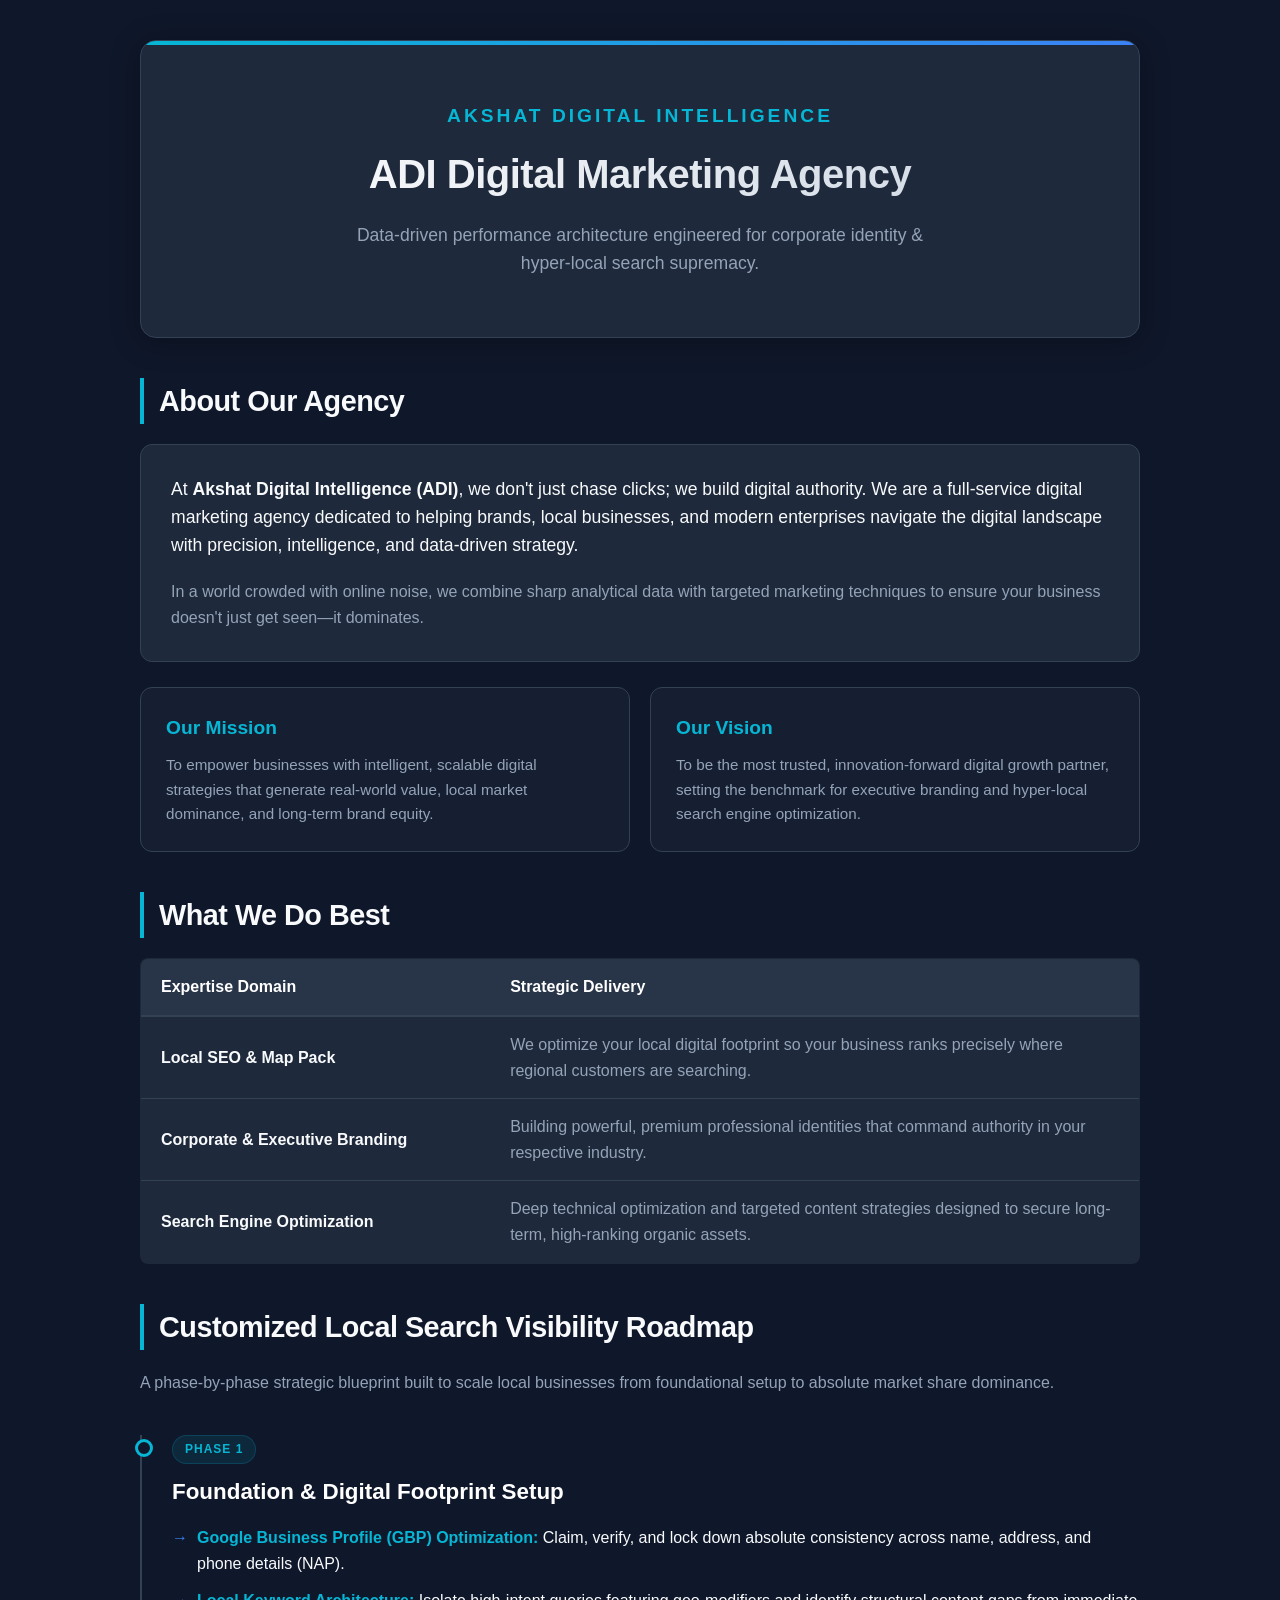
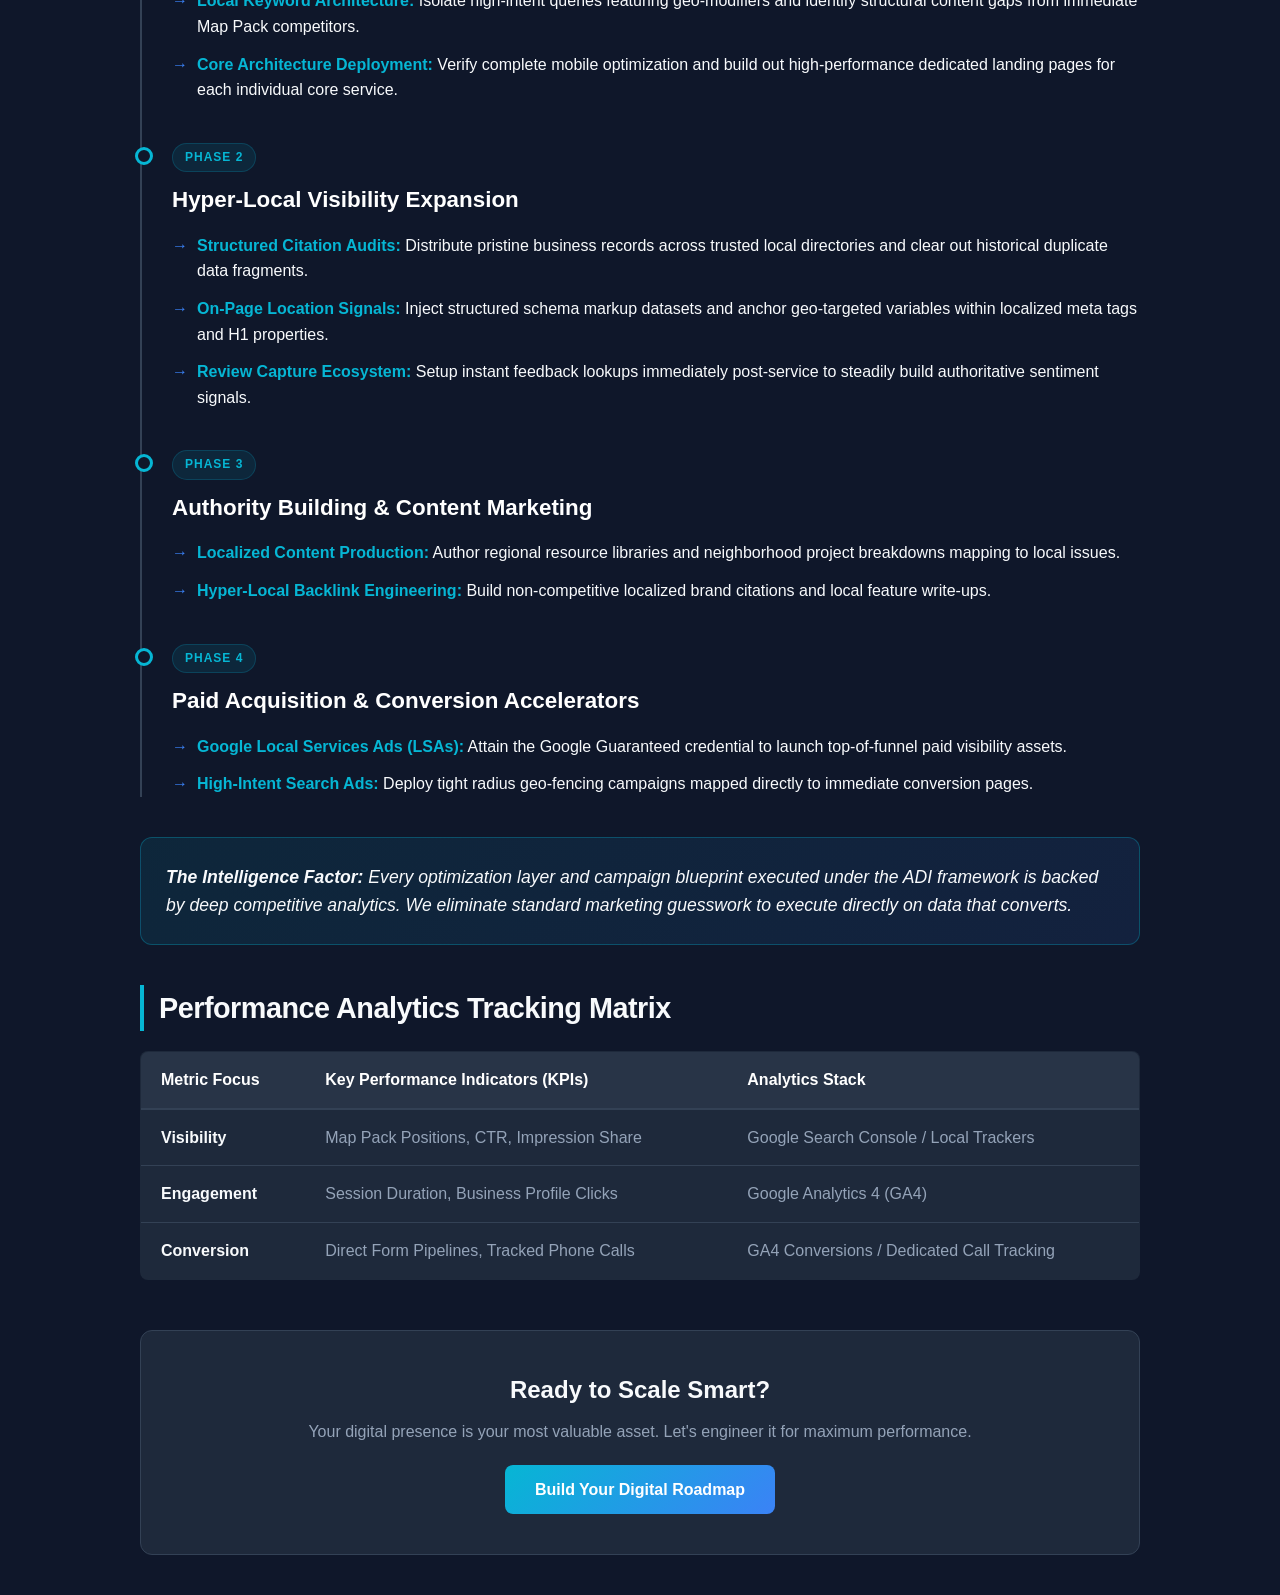
<file: adi_digital_marketing_roadmap.html>
<!DOCTYPE html>
<html lang="en">
<head>
    <meta charset="UTF-8">
    <meta name="viewport" content="width=device-width, initial-scale=1.0">
    <title>About ADI & Local Digital Marketing Roadmap</title>
    <style>
        :root {
            --bg-primary: #0f172a;
            --bg-secondary: #1e293b;
            --bg-tertiary: #334155;
            --accent-cyan: #06b6d4;
            --accent-blue: #3b82f6;
            --text-main: #f8fafc;
            --text-muted: #94a3b8;
            --border-color: #334155;
            --gradient-accent: linear-gradient(135deg, #06b6d4 0%, #3b82f6 100%);
        }

        * {
            box-sizing: border-box;
            margin: 0;
            padding: 0;
        }

        body {
            font-family: -apple-system, BlinkMacSystemFont, "Segoe UI", Roboto, Helvetica, Arial, sans-serif;
            background-color: var(--bg-primary);
            color: var(--text-main);
            line-height: 1.6;
            padding: 40px 20px;
        }

        .container {
            max-width: 1000px;
            margin: 0 auto;
        }

        /* Hero / Header Section */
        .brand-header {
            text-align: center;
            padding: 60px 20px;
            background: var(--bg-secondary);
            border-radius: 16px;
            box-shadow: 0 4px 30px rgba(0, 0, 0, 0.3);
            border: 1px solid var(--border-color);
            margin-bottom: 40px;
            position: relative;
            overflow: hidden;
        }

        .brand-header::before {
            content: '';
            position: absolute;
            top: 0;
            left: 0;
            width: 100%;
            height: 4px;
            background: var(--gradient-accent);
        }

        .logo-text {
            font-size: 1.2rem;
            font-weight: 700;
            text-transform: uppercase;
            letter-spacing: 3px;
            color: var(--accent-cyan);
            margin-bottom: 10px;
        }

        h1 {
            font-size: 2.5rem;
            font-weight: 800;
            letter-spacing: -0.5px;
            margin-bottom: 15px;
            background: linear-gradient(to right, #ffffff, #cbd5e1);
            -webkit-background-clip: text;
            -webkit-text-fill-color: transparent;
        }

        .subtitle {
            font-size: 1.1rem;
            color: var(--text-muted);
            max-width: 600px;
            margin: 0 auto;
        }

        /* Section Headings */
        .section-title {
            font-size: 1.8rem;
            font-weight: 700;
            margin: 40px 0 20px 0;
            padding-left: 15px;
            border-left: 4px solid var(--accent-cyan);
            letter-spacing: -0.5px;
        }

        /* Content Blocks */
        .card {
            background: var(--bg-secondary);
            border: 1px solid var(--border-color);
            border-radius: 12px;
            padding: 30px;
            margin-bottom: 25px;
        }

        .philosophy-grid {
            display: grid;
            grid-template-columns: 1fr 1fr;
            gap: 20px;
            margin-bottom: 30px;
        }

        @media (max-width: 768px) {
            .philosophy-grid {
                grid-template-columns: 1fr;
            }
        }

        .philosophy-card {
            background: rgba(30, 41, 59, 0.5);
            border: 1px solid var(--border-color);
            border-radius: 12px;
            padding: 25px;
        }

        .philosophy-card h3 {
            color: var(--accent-cyan);
            font-size: 1.2rem;
            margin-bottom: 10px;
            display: flex;
            align-items: center;
            gap: 10px;
        }

        /* Timeline / Roadmap Styling */
        .roadmap {
            position: relative;
            margin: 40px 0;
            padding-left: 30px;
            border-left: 2px solid var(--border-color);
        }

        .roadmap-step {
            position: relative;
            margin-bottom: 40px;
        }

        .roadmap-step::before {
            content: '';
            position: absolute;
            left: -37px;
            top: 4px;
            width: 12px;
            height: 12px;
            border-radius: 50%;
            background: var(--bg-primary);
            border: 3px solid var(--accent-cyan);
        }

        .step-badge {
            display: inline-block;
            padding: 4px 12px;
            background: rgba(6, 182, 212, 0.1);
            border: 1px solid rgba(6, 182, 212, 0.2);
            color: var(--accent-cyan);
            border-radius: 20px;
            font-size: 0.75rem;
            font-weight: 700;
            text-transform: uppercase;
            letter-spacing: 1px;
            margin-bottom: 10px;
        }

        .step-title {
            font-size: 1.4rem;
            font-weight: 700;
            margin-bottom: 15px;
            color: #ffffff;
        }

        .step-content ul {
            list-style: none;
            padding-left: 0;
        }

        .step-content li {
            position: relative;
            padding-left: 25px;
            margin-bottom: 12px;
            color: var(--text-main);
        }

        .step-content li::before {
            content: "→";
            position: absolute;
            left: 0;
            color: var(--accent-blue);
            font-weight: bold;
        }

        .step-content li strong {
            color: var(--accent-cyan);
        }

        /* Tables */
        table {
            width: 100%;
            border-collapse: collapse;
            margin: 20px 0;
            background: var(--bg-secondary);
            border-radius: 8px;
            overflow: hidden;
            border: 1px solid var(--border-color);
        }

        th, td {
            padding: 15px 20px;
            text-align: left;
        }

        th {
            background-color: rgba(51, 65, 85, 0.5);
            color: #ffffff;
            font-weight: 600;
            border-bottom: 2px solid var(--border-color);
        }

        td {
            border-bottom: 1px solid var(--border-color);
            color: var(--text-muted);
        }

        tr:last-child td {
            border-bottom: none;
        }

        td strong {
            color: var(--text-main);
        }

        /* Callout Box */
        .callout {
            background: linear-gradient(135deg, rgba(6, 182, 212, 0.1) 0%, rgba(59, 130, 246, 0.1) 100%);
            border: 1px solid rgba(6, 182, 212, 0.3);
            border-radius: 12px;
            padding: 25px;
            margin: 30px 0;
            position: relative;
        }

        .callout p {
            font-style: italic;
            color: var(--text-main);
            font-size: 1.1rem;
        }

        /* Footer CTA */
        .footer-cta {
            text-align: center;
            padding: 40px;
            background: var(--bg-secondary);
            border-radius: 12px;
            border: 1px solid var(--border-color);
            margin-top: 50px;
        }

        .btn {
            display: inline-block;
            padding: 12px 30px;
            background: var(--gradient-accent);
            color: #ffffff;
            font-weight: 600;
            text-decoration: none;
            border-radius: 8px;
            margin-top: 20px;
            transition: transform 0.2s ease;
        }

        .btn:hover {
            transform: translateY(-2px);
        }
    </style>
</head>
<body>

    <div class="container">
        <!-- Brand Header -->
        <header class="brand-header">
            <div class="logo-text">Akshat Digital Intelligence</div>
            <h1>ADI Digital Marketing Agency</h1>
            <p class="subtitle">Data-driven performance architecture engineered for corporate identity & hyper-local search supremacy.</p>
        </header>

        <!-- About Section -->
        <section>
            <h2 class="section-title">About Our Agency</h2>
            <div class="card">
                <p style="font-size: 1.1rem; margin-bottom: 20px;">
                    At <strong>Akshat Digital Intelligence (ADI)</strong>, we don't just chase clicks; we build digital authority. We are a full-service digital marketing agency dedicated to helping brands, local businesses, and modern enterprises navigate the digital landscape with precision, intelligence, and data-driven strategy.
                </p>
                <p style="color: var(--text-muted);">
                    In a world crowded with online noise, we combine sharp analytical data with targeted marketing techniques to ensure your business doesn't just get seen—it dominates.
                </p>
            </div>

            <div class="philosophy-grid">
                <div class="philosophy-card">
                    <h3>Our Mission</h3>
                    <p style="color: var(--text-muted); font-size: 0.95rem;">To empower businesses with intelligent, scalable digital strategies that generate real-world value, local market dominance, and long-term brand equity.</p>
                </div>
                <div class="philosophy-card">
                    <h3>Our Vision</h3>
                    <p style="color: var(--text-muted); font-size: 0.95rem;">To be the most trusted, innovation-forward digital growth partner, setting the benchmark for executive branding and hyper-local search engine optimization.</p>
                </div>
            </div>
        </section>

        <!-- Core Pillars -->
        <section>
            <h2 class="section-title">What We Do Best</h2>
            <table>
                <thead>
                    <tr>
                        <th style="width: 35%;">Expertise Domain</th>
                        <th>Strategic Delivery</th>
                    </tr>
                </thead>
                <tbody>
                    <tr>
                        <td><strong>Local SEO & Map Pack</strong></td>
                        <td>We optimize your local digital footprint so your business ranks precisely where regional customers are searching.</td>
                    </tr>
                    <tr>
                        <td><strong>Corporate & Executive Branding</strong></td>
                        <td>Building powerful, premium professional identities that command authority in your respective industry.</td>
                    </tr>
                    <tr>
                        <td><strong>Search Engine Optimization</strong></td>
                        <td>Deep technical optimization and targeted content strategies designed to secure long-term, high-ranking organic assets.</td>
                    </tr>
                </tbody>
            </table>
        </section>

        <!-- Strategic Roadmap -->
        <section>
            <h2 class="section-title">Customized Local Search Visibility Roadmap</h2>
            <p style="color: var(--text-muted); margin-bottom: 30px;">A phase-by-phase strategic blueprint built to scale local businesses from foundational setup to absolute market share dominance.</p>

            <div class="roadmap">
                <!-- Step 1 -->
                <div class="roadmap-step">
                    <span class="step-badge">Phase 1</span>
                    <div class="step-title">Foundation & Digital Footprint Setup</div>
                    <div class="step-content">
                        <ul>
                            <li><strong>Google Business Profile (GBP) Optimization:</strong> Claim, verify, and lock down absolute consistency across name, address, and phone details (NAP).</li>
                            <li><strong>Local Keyword Architecture:</strong> Isolate high-intent queries featuring geo-modifiers and identify structural content gaps from immediate Map Pack competitors.</li>
                            <li><strong>Core Architecture Deployment:</strong> Verify complete mobile optimization and build out high-performance dedicated landing pages for each individual core service.</li>
                        </ul>
                    </div>
                </div>

                <!-- Step 2 -->
                <div class="roadmap-step">
                    <span class="step-badge">Phase 2</span>
                    <div class="step-title">Hyper-Local Visibility Expansion</div>
                    <div class="step-content">
                        <ul>
                            <li><strong>Structured Citation Audits:</strong> Distribute pristine business records across trusted local directories and clear out historical duplicate data fragments.</li>
                            <li><strong>On-Page Location Signals:</strong> Inject structured schema markup datasets and anchor geo-targeted variables within localized meta tags and H1 properties.</li>
                            <li><strong>Review Capture Ecosystem:</strong> Setup instant feedback lookups immediately post-service to steadily build authoritative sentiment signals.</li>
                        </ul>
                    </div>
                </div>

                <!-- Step 3 -->
                <div class="roadmap-step">
                    <span class="step-badge">Phase 3</span>
                    <div class="step-title">Authority Building & Content Marketing</div>
                    <div class="step-content">
                        <ul>
                            <li><strong>Localized Content Production:</strong> Author regional resource libraries and neighborhood project breakdowns mapping to local issues.</li>
                            <li><strong>Hyper-Local Backlink Engineering:</strong> Build non-competitive localized brand citations and local feature write-ups.</li>
                        </ul>
                    </div>
                </div>

                <!-- Step 4 -->
                <div class="roadmap-step">
                    <span class="step-badge">Phase 4</span>
                    <div class="step-title">Paid Acquisition & Conversion Accelerators</div>
                    <div class="step-content">
                        <ul>
                            <li><strong>Google Local Services Ads (LSAs):</strong> Attain the Google Guaranteed credential to launch top-of-funnel paid visibility assets.</li>
                            <li><strong>High-Intent Search Ads:</strong> Deploy tight radius geo-fencing campaigns mapped directly to immediate conversion pages.</li>
                        </ul>
                    </div>
                </div>
            </div>
        </section>

        <!-- Callout -->
        <div class="callout">
            <p><strong>The Intelligence Factor:</strong> Every optimization layer and campaign blueprint executed under the ADI framework is backed by deep competitive analytics. We eliminate standard marketing guesswork to execute directly on data that converts.</p>
        </div>

        <!-- Metric Table -->
        <section>
            <h2 class="section-title">Performance Analytics Tracking Matrix</h2>
            <table>
                <thead>
                    <tr>
                        <th>Metric Focus</th>
                        <th>Key Performance Indicators (KPIs)</th>
                        <th>Analytics Stack</th>
                    </tr>
                </thead>
                <tbody>
                    <tr>
                        <td><strong>Visibility</strong></td>
                        <td>Map Pack Positions, CTR, Impression Share</td>
                        <td>Google Search Console / Local Trackers</td>
                    </tr>
                    <tr>
                        <td><strong>Engagement</strong></td>
                        <td>Session Duration, Business Profile Clicks</td>
                        <td>Google Analytics 4 (GA4)</td>
                    </tr>
                    <tr>
                        <td><strong>Conversion</strong></td>
                        <td>Direct Form Pipelines, Tracked Phone Calls</td>
                        <td>GA4 Conversions / Dedicated Call Tracking</td>
                    </tr>
                </tbody>
            </table>
        </section>

        <!-- Footer CTA -->
        <footer class="footer-cta">
            <h2>Ready to Scale Smart?</h2>
            <p style="color: var(--text-muted); margin-top: 10px;">Your digital presence is your most valuable asset. Let's engineer it for maximum performance.</p>
            <a href="#" class="btn">Build Your Digital Roadmap</a>
        </footer>
    </div>

</body>
</html>
</file>
